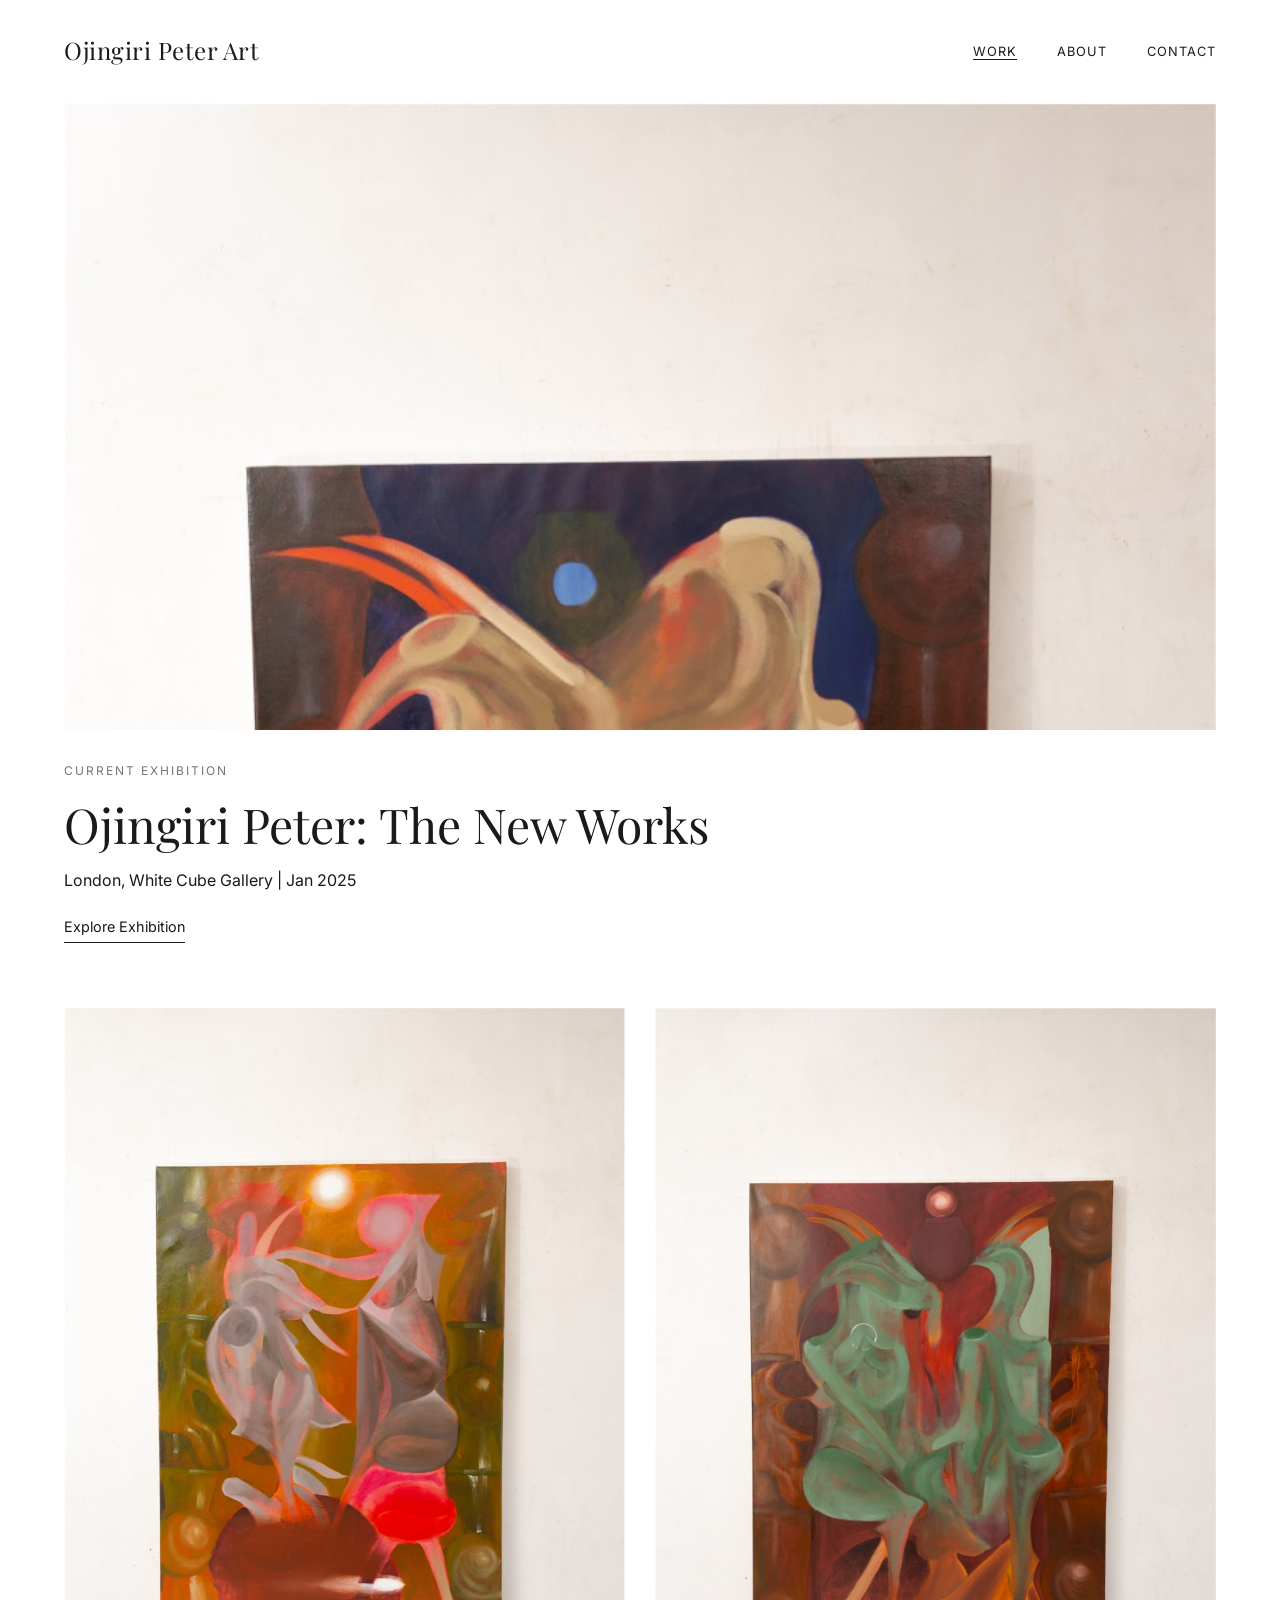
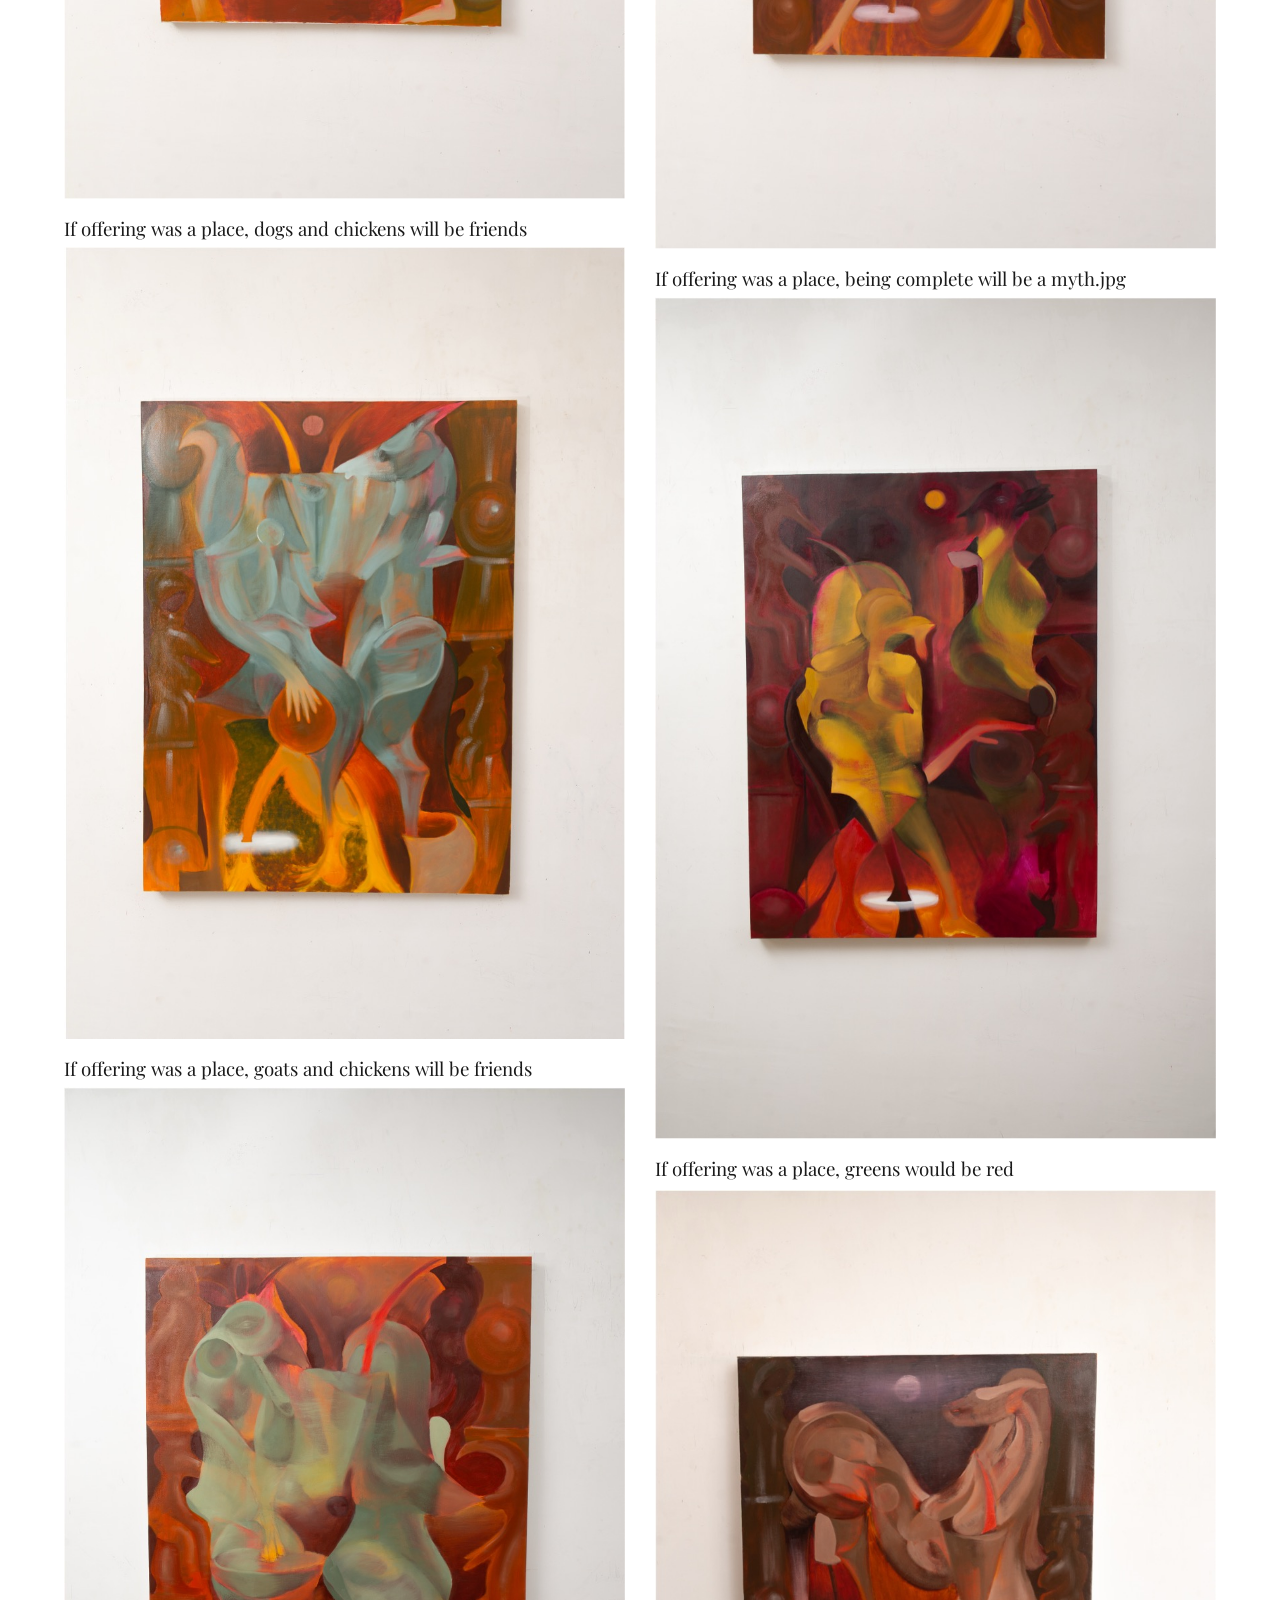
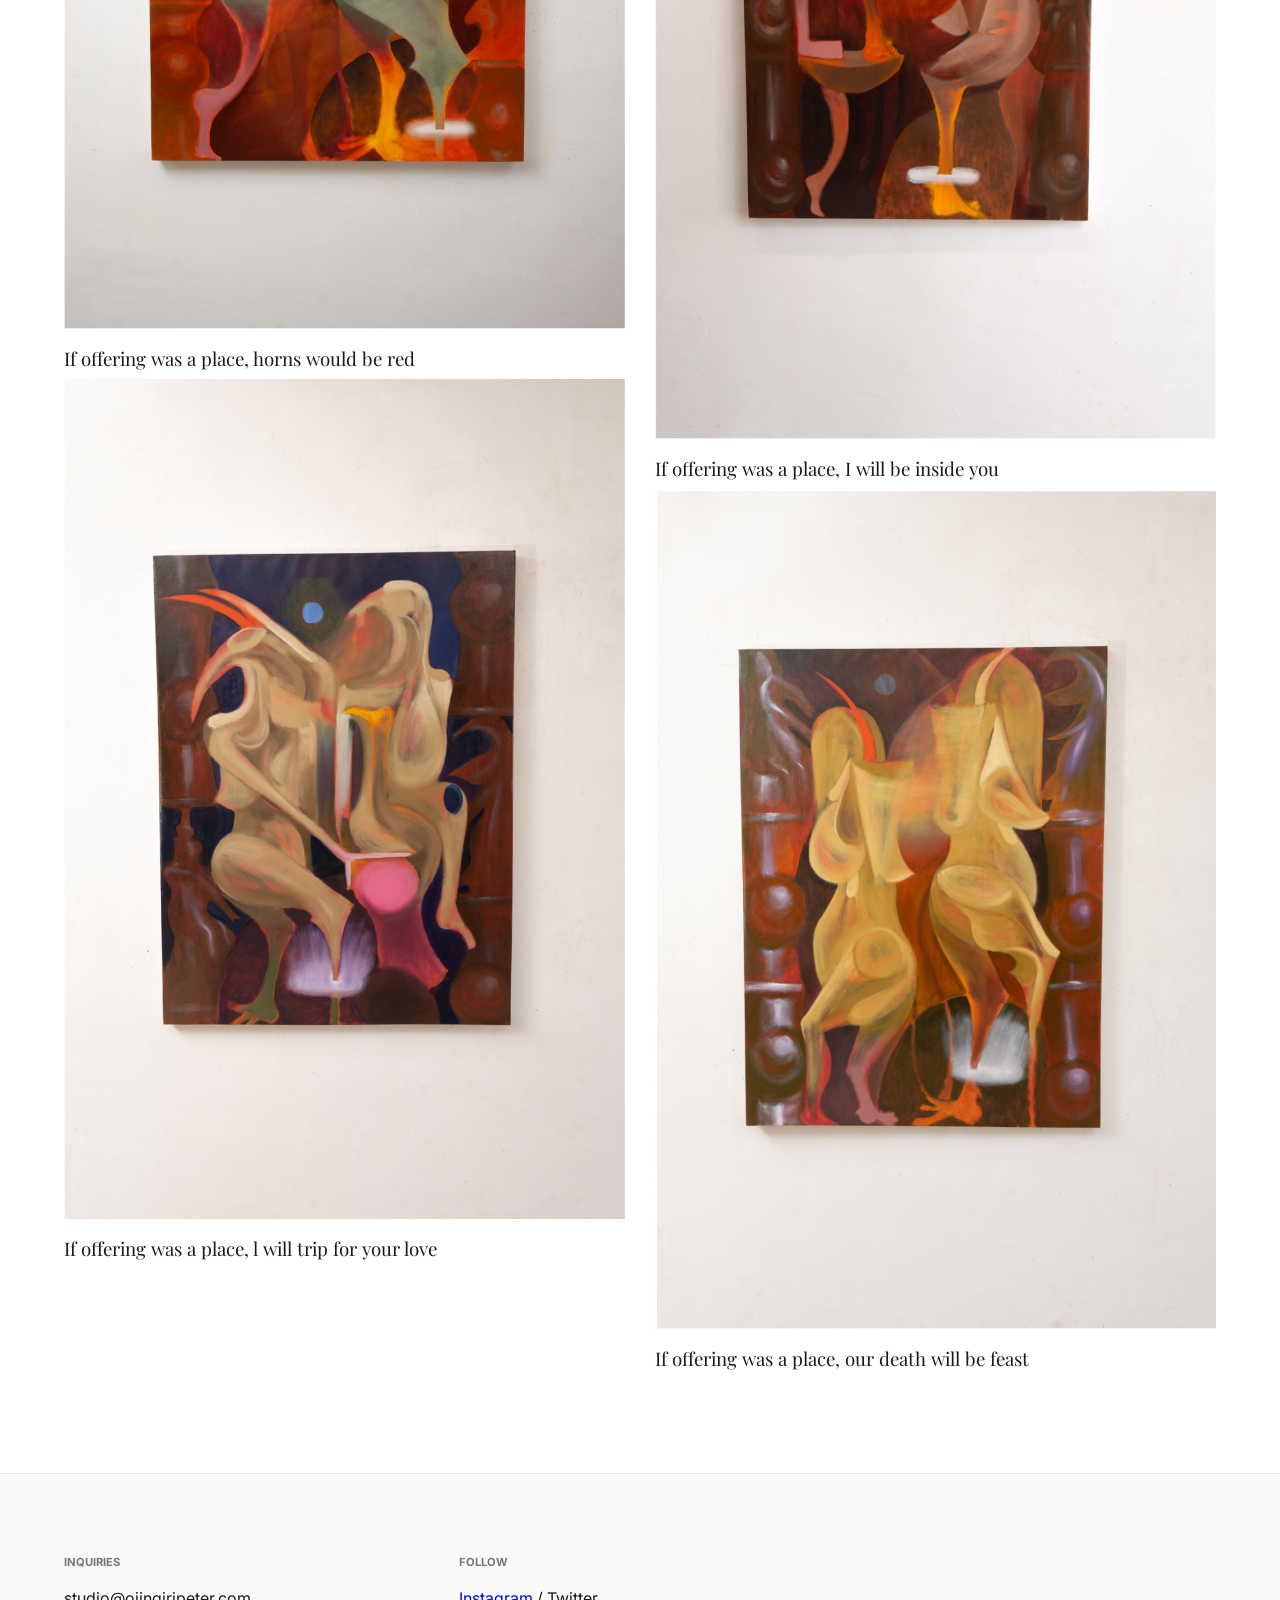
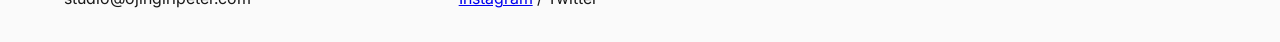
<file: index.html>
<!DOCTYPE html>
<html lang="en">
<head>
    <meta charset="UTF-8">
    <meta name="viewport" content="width=device-width, initial-scale=1.0">
    <title>ojingiri peter art</title>
    <link href="https://fonts.googleapis.com/css2?family=Playfair+Display:ital,wght@0,400;0,700;1,400&family=Inter:wght@300;400;600&display=swap" rel="stylesheet">
    <link rel="stylesheet" href="style.css">
</head>
<body>

    <header class="site-header">
        <div class="logo">
            <a href="#">ojingiri peter art</a>
        </div>
        
        <button class="menu-toggle" aria-label="Toggle Menu">
            <span></span>
            <span></span>
        </button>

        <nav class="main-nav">
            <ul>
                <li><a href="/" class="active">Work</a></li>
                <li><a href="about.html">About</a></li>
                <li><a href="contact.html">Contact</a></li>
            </ul>
        </nav>
    </header>

    <main>
        <section class="hero-feature">
            <div class="hero-image-container">
                <div class="placeholder-img" style="background-image: url('media/If offering was a place, l will trip for your love.jpg');"></div>
            </div>
            <div class="hero-content">
                <p class="subtitle">Current Exhibition</p>
                <h1>Ojingiri Peter: The New Works</h1>
                <p class="details">London, White Cube Gallery | Jan 2025</p>
                <a href="#" class="cta">Explore Exhibition</a>
            </div>
        </section>

    <section class="grid-section" id="art-grid">
    <div class="art-card">
        <div class="img-wrapper">
            <img src="media/If offering was a place, dogs and chickens will be friends .jpg" alt="If offering was a place, dogs and chickens will be friends .jpg">
        </div>
        <h3>If offering was a place, dogs and chickens will be friends</h3>
    </div>
    <div class="art-card">
        <div class="img-wrapper">
            <img src="media/If offering was a place, being complete will be a myth.jpg" alt="If offering was a place, being complete will be a myth">
        </div>
        <h3>If offering was a place, being complete will be a myth.jpg</h3>
    </div>
    <div class="art-card">
        <div class="img-wrapper">
            <img src="media/If offering was a place, goats and chickens will be friends.jpg" alt="If offering was a place, goats and chickens will be friends">
        </div>
        <h3>If offering was a place, goats and chickens will be friends</h3>
    </div>
     <div class="art-card">
        <div class="img-wrapper">
            <img src="media/If offering was a place, greens would be red .jpg" alt="If offering was a place, greens would be red">
        </div>
        <h3>If offering was a place, greens would be red</h3>
    </div>
     <div class="art-card">
        <div class="img-wrapper">
            <img src="media/If offering was a place, horns would be red .jpg" alt="If offering was a place, horns would be red">
        </div>
        <h3>If offering was a place, horns would be red</h3>
    </div>
     <div class="art-card">
        <div class="img-wrapper">
            <img src="media/If offering was a place, I will be inside you.jpg" alt="If offering was a place, I will be inside you">
        </div>
        <h3>If offering was a place, I will be inside you</h3>
    </div>
     <div class="art-card">
        <div class="img-wrapper">
            <img src="media/If offering was a place, l will trip for your love.jpg" alt="If offering was a place, l will trip for your love">
        </div>
        <h3>If offering was a place, l will trip for your love</h3>
    </div>
     <div class="art-card">
        <div class="img-wrapper">
            <img src="media/If offering was a place, our death will be feast.jpg" alt="If offering was a place, our death will be feast">
        </div>
        <h3>If offering was a place, our death will be feast</h3>
    </div>

    </section>
    </main>

    <footer class="site-footer">
        <div class="footer-grid">
            <div class="footer-col">
                <h4>Inquiries</h4>
                <p>studio@ojingiripeter.com</p>
            </div>
            <div class="footer-col">
                <h4>Follow</h4>
                <p><a href="https://www.instagram.com/ojingiripeter/?hl=en">Instagram</a> / Twitter</p>
            </div>
            <!--div class="footer-col mailing">
                <h4>Newsletter</h4>
                <input type="email" placeholder="Email Address">
            </div-->
        </div>
    </footer>

    <script src="script.js"></script>
</body>
</html>
</file>
<file: style.css>
:root {
    --serif: 'Playfair Display', serif;
    --sans: 'Inter', sans-serif;
    --black: #1a1a1a;
    --gray: #767676;
    --border: #e5e5e5;
}

* { margin: 0; padding: 0; box-sizing: border-box; }

body {
    font-family: var(--sans);
    color: var(--black);
    line-height: 1.5;
    background: #fff;
    overflow-x: hidden;
}

/* --- Header & Nav --- */
.site-header {
    display: flex;
    justify-content: space-between;
    align-items: center;
    padding: 2rem 5%;
    position: sticky;
    top: 0;
    background: #fff;
    z-index: 1000;
}

.logo a {
    font-family: var(--serif);
    font-size: 1.5rem;
    text-decoration: none;
    color: var(--black);
     letter-spacing: 0.5px;
      text-transform: capitalize;
}

.main-nav ul {
    display: flex;
    list-style: none;
    gap: 2.5rem;
}

.main-nav a {
    text-decoration: none;
    font-size: 0.8rem;
    text-transform: uppercase;
    letter-spacing: 1px;
    color: var(--black);
}

.main-nav a.active { border-bottom: 1px solid var(--black); }

/* --- Mobile Menu Toggle (Frame 5) --- */
.menu-toggle {
    display: none; /* Hidden on desktop */
    flex-direction: column;
    gap: 6px;
    background: none;
    border: none;
    cursor: pointer;
}
.menu-toggle span {
    width: 25px;
    height: 1px;
    background: var(--black);
}

/* --- Hero Section --- */
.hero-feature { padding: 0 5% 5rem; }
.hero-image-container { width: 100%; height: 70vh; overflow: hidden; }
.placeholder-img {
    width: 100%; height: 100%;
    background-size: cover; background-position: top;
    background-color: #f0f0f0;
}
.hero-content { margin-top: 2rem; }
.hero-content h1 { font-family: var(--serif); font-size: 3rem; font-weight: 400; margin: 0.5rem 0; }
.subtitle { text-transform: uppercase; font-size: 0.75rem; letter-spacing: 2px; color: var(--gray); }
.cta { display: inline-block; margin-top: 1.5rem; padding-bottom: 4px; border-bottom: 1px solid var(--black); text-decoration: none; color: var(--black); font-size: 0.9rem; }

/* --- Grid (Responsive) --- */
/* Update your .grid-section to this */
.grid-section {
    display: grid;
    /* Defines 2 columns for desktop */
    grid-template-columns: repeat(2, 1fr); 
    /* The 'graph paper' row size */
    grid-auto-rows: 10px; 
    gap: 0 30px; /* Horizontal gap only; JS handles vertical */
    padding: 0 5% 5rem;
    align-items: end;
}

.art-card {
    grid-row-end: span 20; /* Default span until JS calculates it */
    width: 100%;
    margin-bottom: 20px; /* This becomes the visible gap between items */
}



/* Mobile: Stack into 1 column */

.img-wrapper { overflow: hidden; margin-bottom: 1rem; }
.img-wrapper img { width: 100%; transition: transform 0.6s ease; }
.art-card:hover img { transform: scale(1.03); }
.art-card h3 { font-family: var(--serif); font-weight: 400; }

/* --- Footer --- */
.site-footer { border-top: 1px solid var(--border); padding: 5rem 5% 2rem; background: #fafafa; }
.footer-grid { display: grid; grid-template-columns: repeat(3, 1fr); gap: 2rem; }
.footer-col h4 { font-size: 0.7rem; text-transform: uppercase; margin-bottom: 1rem; color: var(--gray); }


.img-wrapper img {
    width: 100%;
    display: block;
    height: auto;
}

/* Mobile: Switch to 1 column */

/* --- Responsive Media Queries (Mobile Fixes) --- */
@media (max-width: 900px) {
    .hero-content h1 { font-size: 2rem; }
    .grid-section {
        grid-template-columns: 1fr;
    }
}

@media (max-width: 768px) {
    .menu-toggle { display: flex; } /* Show hamburger */
    .main-nav {
        display: none; /* Hide nav links on mobile */
        position: absolute;
        top: 100%; left: 0; width: 100%;
        background: white; padding: 2rem;
        border-bottom: 1px solid var(--border);
    }
    .main-nav.active { display: block; }
    .main-nav ul { flex-direction: column; gap: 1.5rem; }
    .footer-grid { grid-template-columns: 1fr; }
}





/* --- About Page Specifics --- */
.about-split {
    display: grid;
    grid-template-columns: 1fr 1fr; /* Side-by-side on desktop */
    min-height: 80vh;
    padding: 0 5% 5rem;
    gap: 5%;
}

.about-image {
    position: sticky;
    top: 100px; /* Portrait stays in view as you read */
    height: fit-content;
}

.about-image img {
    width: 100%;
    height: auto;
    display: block;
}

.about-content {
    padding-top: 0;
}

.bio-text p {
    font-size: 1.15rem;
    line-height: 1.8;
    margin-bottom: 2rem;
    color: var(--black);
}

.cv-section {
    margin-top: 4rem;
    border-top: 1px solid var(--border);
    padding-top: 2rem;
}

.cv-item {
    margin-bottom: 2.5rem;
}

.cv-item h4 {
    font-family: var(--sans);
    font-size: 0.75rem;
    text-transform: uppercase;
    letter-spacing: 1px;
    margin-bottom: 1rem;
    color: var(--gray);
}

.cv-item ul {
    list-style: none;
}

.cv-item li {
    font-size: 0.95rem;
    margin-bottom: 0.5rem;
}

/* --- Mobile Responsiveness for About --- */
@media (max-width: 900px) {
    .about-split {
        grid-template-columns: 1fr; /* Stacks on mobile */
    }
    
    .about-image {
        position: relative;
        top: 0;
        margin-bottom: 3rem;
    }

    .bio-text p {
        font-size: 1rem;
    }
}


/* --- Contact Page Styles --- */
.contact-page {
    padding: 2rem 5% 5rem;
}

.contact-split {
    display: grid;
    grid-template-columns: 1fr 1fr; /* Split screen layout */
    gap: 10%;
    align-items: start;
}

.contact-details {
    padding-top: 5rem;
}

.page-title {
    font-family: var(--serif);
    font-size: 4rem;
    font-weight: 400;
    margin-bottom: 4rem;
}

.contact-group {
    margin-bottom: 2.5rem;
}

.contact-group .label {
    font-family: var(--sans);
    font-size: 0.85rem;
    font-weight: 600;
    text-transform: capitalize;
    margin-bottom: 0.5rem;
    color: var(--black);
}

.contact-group p, 
.contact-group a {
    font-size: 1rem;
    color: var(--gray);
    text-decoration: none;
    transition: color 0.3s ease;
}

.contact-group a:hover {
    color: var(--black);
}

.contact-image img {
    width: 100%;
    height: auto;
    filter: grayscale(100%); /* B&W aesthetic from Frame 8 */
    display: block;
}

/* --- Mobile Responsiveness --- */
@media (max-width: 900px) {
    .contact-split {
        grid-template-columns: 1fr; /* Stack vertically on mobile */
        gap: 3rem;
    }
    
    .contact-details {
        padding-top: 1rem;
        order: 2; /* Text below image on mobile for better flow */
    }
    
    .contact-image {
        order: 1;
    }

    .page-title {
        font-size: 3rem;
        margin-bottom: 2rem;
    }
}
</file>
